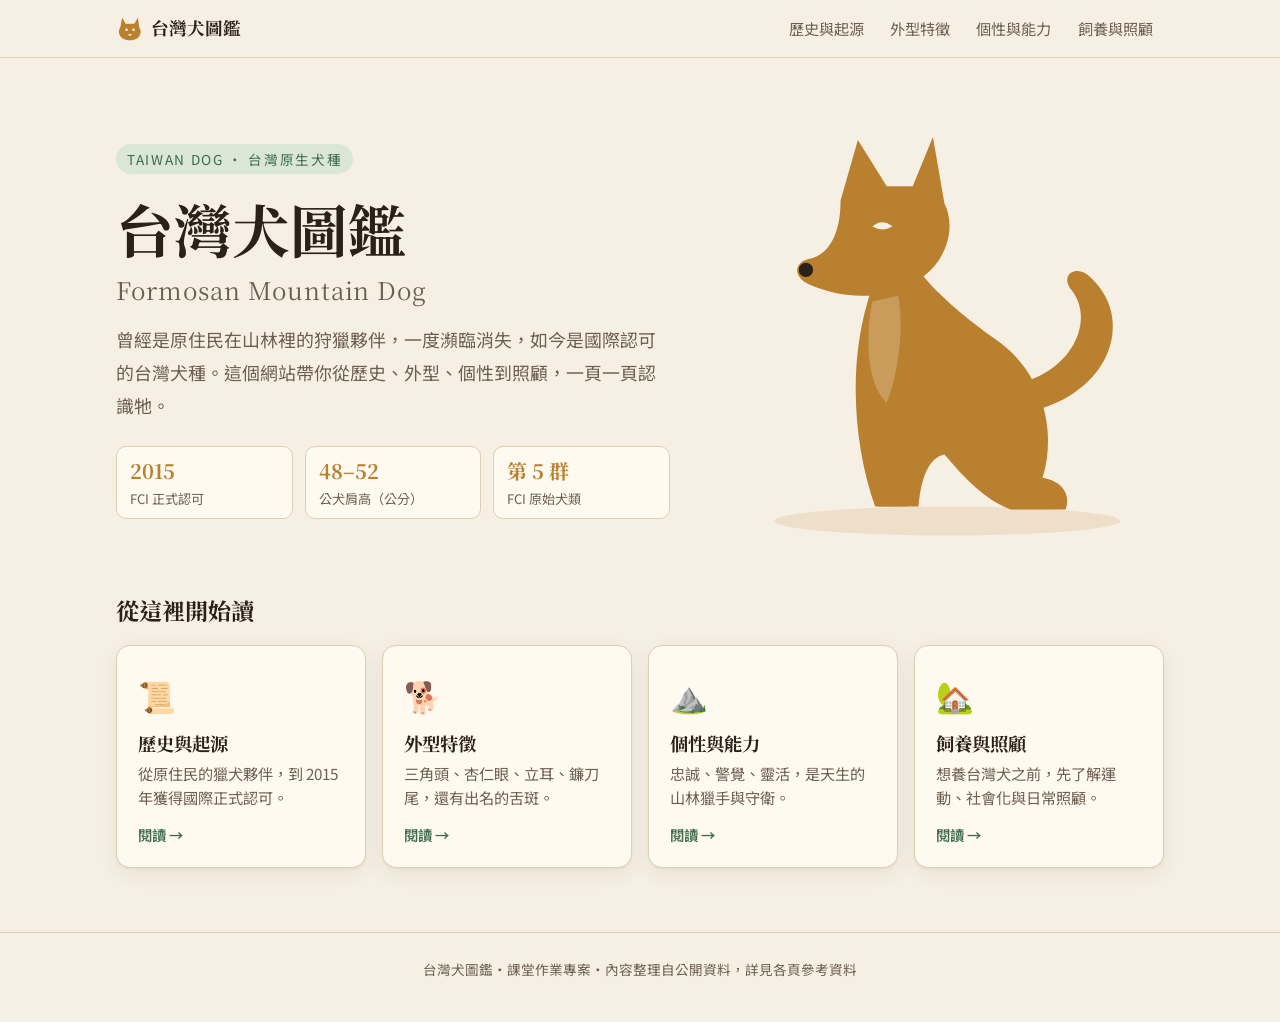
<file: index.html>
<!doctype html>
<html lang="zh-Hant-TW">
<head>
  <meta charset="utf-8">
  <meta name="viewport" content="width=device-width, initial-scale=1">
  <title>台灣犬圖鑑｜認識台灣的原生犬種</title>
  <meta name="description" content="用繁體中文認識台灣犬（福爾摩沙犬）的歷史、外型、個性與照顧方式。">
  <link rel="preconnect" href="https://fonts.googleapis.com">
  <link rel="preconnect" href="https://fonts.gstatic.com" crossorigin>
  <link href="https://fonts.googleapis.com/css2?family=Noto+Sans+TC:wght@400;600&family=Noto+Serif+TC:wght@400;700&display=swap" rel="stylesheet">
  <link rel="stylesheet" href="assets/css/style.css">
</head>
<body data-slug="home" data-root="./">
  <a class="skip-link" href="#content">跳到主要內容</a>

  <section class="home-hero" id="content">
    <div>
      <span class="kicker">TAIWAN DOG ・ 台灣原生犬種</span>
      <h1>台灣犬圖鑑<small>Formosan Mountain Dog</small></h1>
      <p class="lede">曾經是原住民在山林裡的狩獵夥伴，一度瀕臨消失，如今是國際認可的台灣犬種。這個網站帶你從歷史、外型、個性到照顧，一頁一頁認識牠。</p>
      <ul class="quick-facts">
        <li><b>2015</b><span>FCI 正式認可</span></li>
        <li><b>48–52</b><span>公犬肩高（公分）</span></li>
        <li><b>第 5 群</b><span>FCI 原始犬類</span></li>
      </ul>
    </div>

    <!-- 自繪插圖：坐姿的台灣犬剪影（立耳、鐮刀尾） -->
    <svg class="dog-art" viewBox="0 0 320 300" role="img" aria-label="坐著的台灣犬插圖">
      <ellipse cx="170" cy="282" rx="120" ry="10" fill="currentColor" opacity=".15"/>
      <!-- 鐮刀尾 -->
      <path d="M232 205 C 285 190, 300 140, 268 112 C 258 104, 248 112, 256 122 C 272 142, 258 176, 222 186 Z" fill="currentColor"/>
      <!-- 身體 -->
      <path d="M118 120 C 100 170, 105 230, 120 272 L 150 272 C 152 250, 158 238, 168 236 C 180 250, 196 268, 214 274 L 252 274 C 256 262, 248 254, 236 252 C 246 220, 236 180, 206 158 C 180 140, 160 122, 150 108 Z" fill="currentColor"/>
      <!-- 前腳 -->
      <path d="M126 200 L 122 272 L 142 272 L 146 205 Z" fill="currentColor" opacity=".85"/>
      <!-- 頭 -->
      <path d="M96 60 L 108 18 L 128 50 L 146 50 L 160 16 L 168 62 C 176 78, 170 100, 154 112 L 128 124 C 112 128, 92 126, 74 118 C 62 112, 64 102, 76 100 C 90 96, 96 80, 96 60 Z" fill="currentColor"/>
      <!-- 眼睛 -->
      <path d="M118 78 q 7 -6 14 0 q -7 4 -14 0 Z" fill="var(--paper)"/>
      <!-- 鼻子 -->
      <circle cx="72" cy="108" r="5" fill="var(--ink)"/>
      <!-- 胸口毛色 -->
      <path d="M118 130 C 112 160, 116 190, 128 200 C 136 180, 140 150, 136 126 Z" fill="var(--paper)" opacity=".25"/>
    </svg>
  </section>

  <section class="cards-wrap" aria-labelledby="topics">
    <h2 id="topics">從這裡開始讀</h2>
    <!-- 卡片由 assets/js/site.js 的 PAGES 自動產生，請勿手動新增 -->
    <ul class="page-cards" id="page-cards"></ul>
  </section>

  <script src="assets/js/site.js"></script>
</body>
</html>
</file>
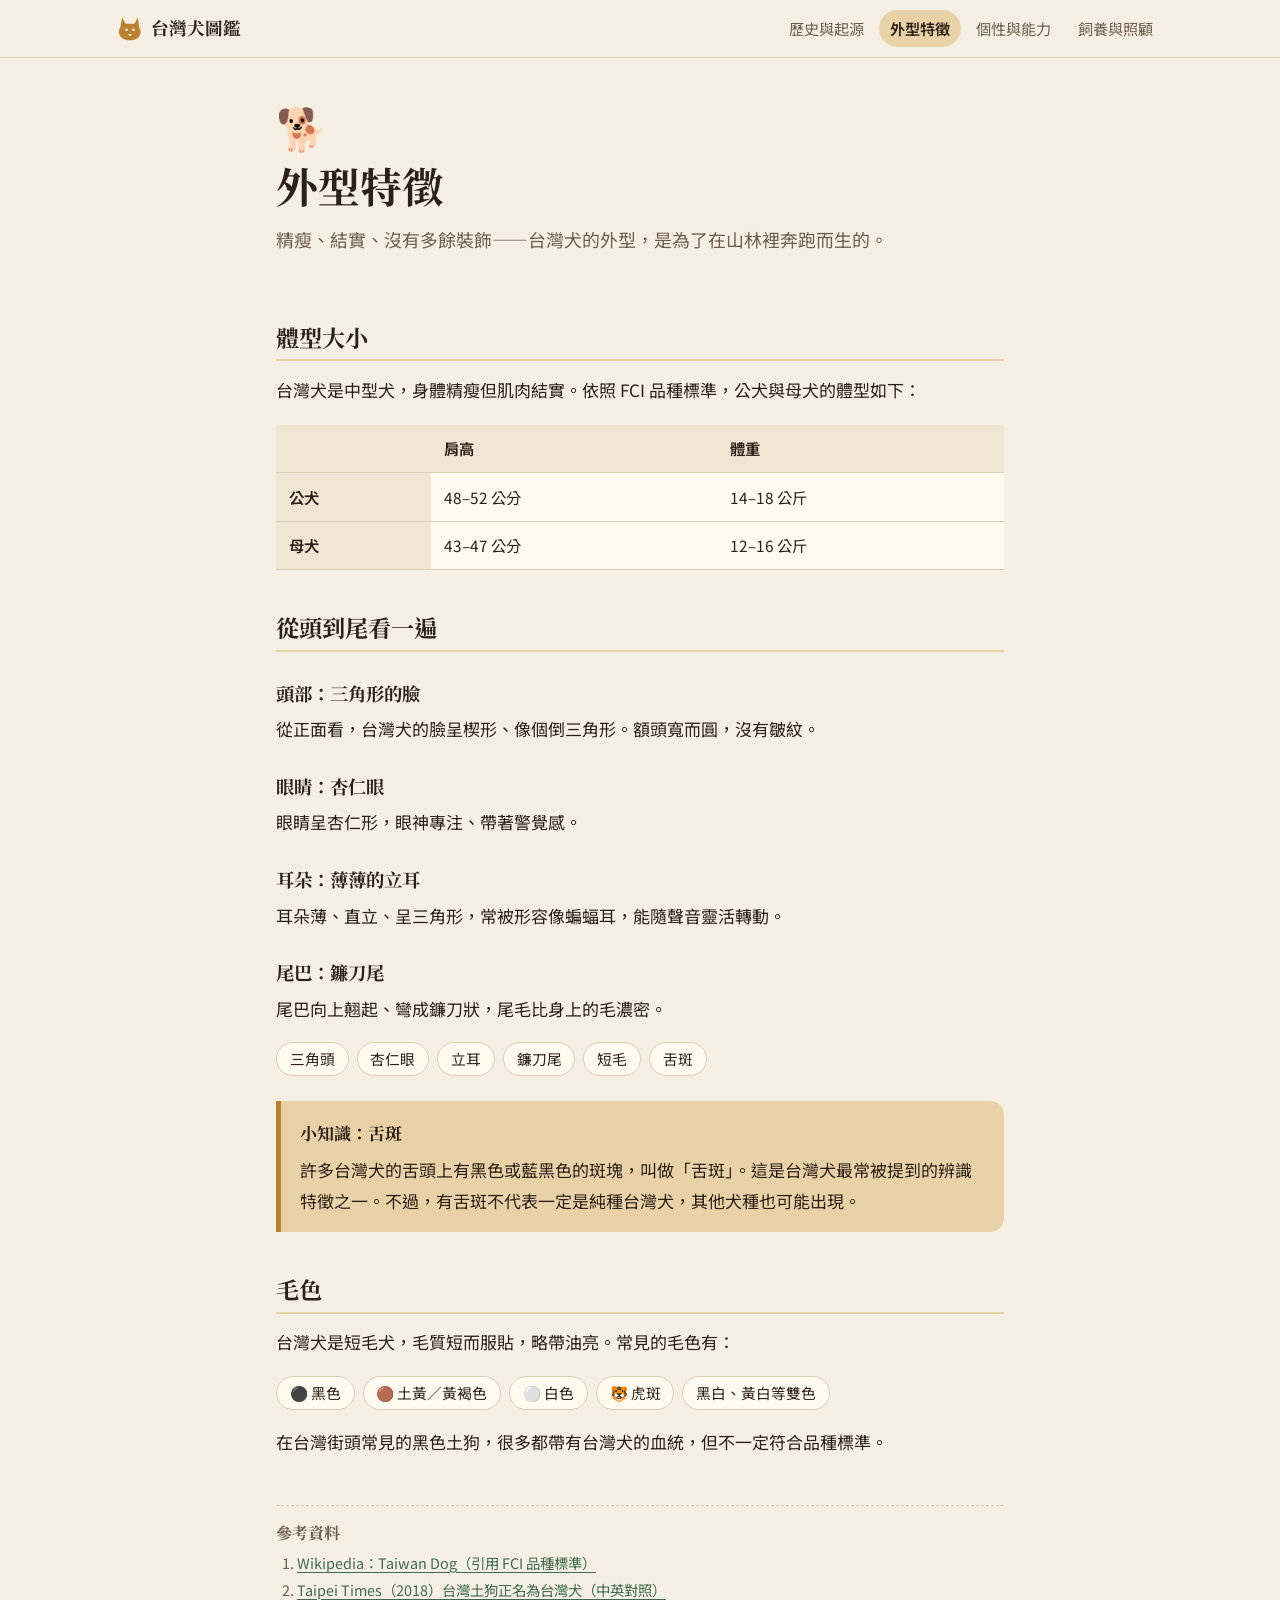
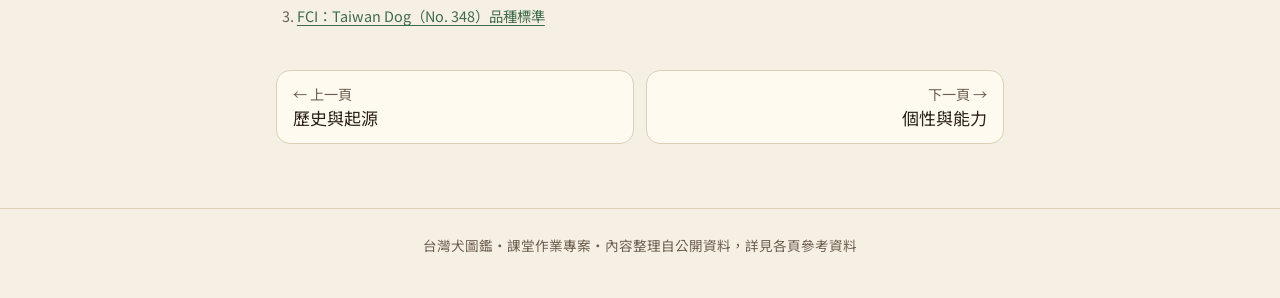
<file: pages/appearance.html>
<!doctype html>
<html lang="zh-Hant-TW">
<head>
  <meta charset="utf-8">
  <meta name="viewport" content="width=device-width, initial-scale=1">
  <title>外型特徵｜台灣犬圖鑑</title>
  <meta name="description" content="台灣犬的體型、頭部、耳朵、尾巴、毛色與舌斑等外型特徵。">
  <link rel="preconnect" href="https://fonts.googleapis.com">
  <link rel="preconnect" href="https://fonts.gstatic.com" crossorigin>
  <link href="https://fonts.googleapis.com/css2?family=Noto+Sans+TC:wght@400;600&family=Noto+Serif+TC:wght@700&display=swap" rel="stylesheet">
  <link rel="stylesheet" href="../assets/css/style.css">
</head>
<body data-slug="appearance" data-root="../">
  <a class="skip-link" href="#content">跳到主要內容</a>
  <main id="content">

    <header class="page-hero">
      <span class="emoji" aria-hidden="true">🐕</span>
      <h1>外型特徵</h1>
      <p class="lede">精瘦、結實、沒有多餘裝飾——台灣犬的外型，是為了在山林裡奔跑而生的。</p>
    </header>

    <section>
      <h2>體型大小</h2>
      <p>台灣犬是中型犬，身體精瘦但肌肉結實。依照 FCI 品種標準，公犬與母犬的體型如下：</p>
      <div class="table-scroll">
        <table class="data-table">
          <thead><tr><th></th><th>肩高</th><th>體重</th></tr></thead>
          <tbody>
            <tr><th>公犬</th><td>48–52 公分</td><td>14–18 公斤</td></tr>
            <tr><th>母犬</th><td>43–47 公分</td><td>12–16 公斤</td></tr>
          </tbody>
        </table>
      </div>
    </section>

    <section>
      <h2>從頭到尾看一遍</h2>
      <h3>頭部：三角形的臉</h3>
      <p>從正面看，台灣犬的臉呈楔形、像個倒三角形。額頭寬而圓，沒有皺紋。</p>
      <h3>眼睛：杏仁眼</h3>
      <p>眼睛呈杏仁形，眼神專注、帶著警覺感。</p>
      <h3>耳朵：薄薄的立耳</h3>
      <p>耳朵薄、直立、呈三角形，常被形容像蝙蝠耳，能隨聲音靈活轉動。</p>
      <h3>尾巴：鐮刀尾</h3>
      <p>尾巴向上翹起、彎成鐮刀狀，尾毛比身上的毛濃密。</p>
      <ul class="tag-list">
        <li>三角頭</li><li>杏仁眼</li><li>立耳</li><li>鐮刀尾</li><li>短毛</li><li>舌斑</li>
      </ul>
    </section>

    <aside class="fact-box">
      <span class="label">小知識：舌斑</span>
      <p>許多台灣犬的舌頭上有黑色或藍黑色的斑塊，叫做「舌斑」。這是台灣犬最常被提到的辨識特徵之一。不過，有舌斑不代表一定是純種台灣犬，其他犬種也可能出現。</p>
    </aside>

    <section>
      <h2>毛色</h2>
      <p>台灣犬是短毛犬，毛質短而服貼，略帶油亮。常見的毛色有：</p>
      <ul class="tag-list">
        <li>⚫ 黑色</li><li>🟤 土黃／黃褐色</li><li>⚪ 白色</li><li>🐯 虎斑</li><li>黑白、黃白等雙色</li>
      </ul>
      <p>在台灣街頭常見的黑色土狗，很多都帶有台灣犬的血統，但不一定符合品種標準。</p>
    </section>

    <section class="sources">
      <h2>參考資料</h2>
      <ol>
        <li><a href="https://en.wikipedia.org/wiki/Taiwan_Dog">Wikipedia：Taiwan Dog（引用 FCI 品種標準）</a></li>
        <li><a href="https://taipeitimes.com/News/lang/archives/2018/02/21/2003687937">Taipei Times（2018）台灣土狗正名為台灣犬（中英對照）</a></li>
        <li><a href="https://www.fci.be/en/nomenclature/TAIWAN-DOG-348.html">FCI：Taiwan Dog（No. 348）品種標準</a></li>
      </ol>
    </section>

    <nav class="pager" id="pager" aria-label="上一頁與下一頁"></nav>
  </main>
  <script src="../assets/js/site.js"></script>
</body>
</html>
</file>
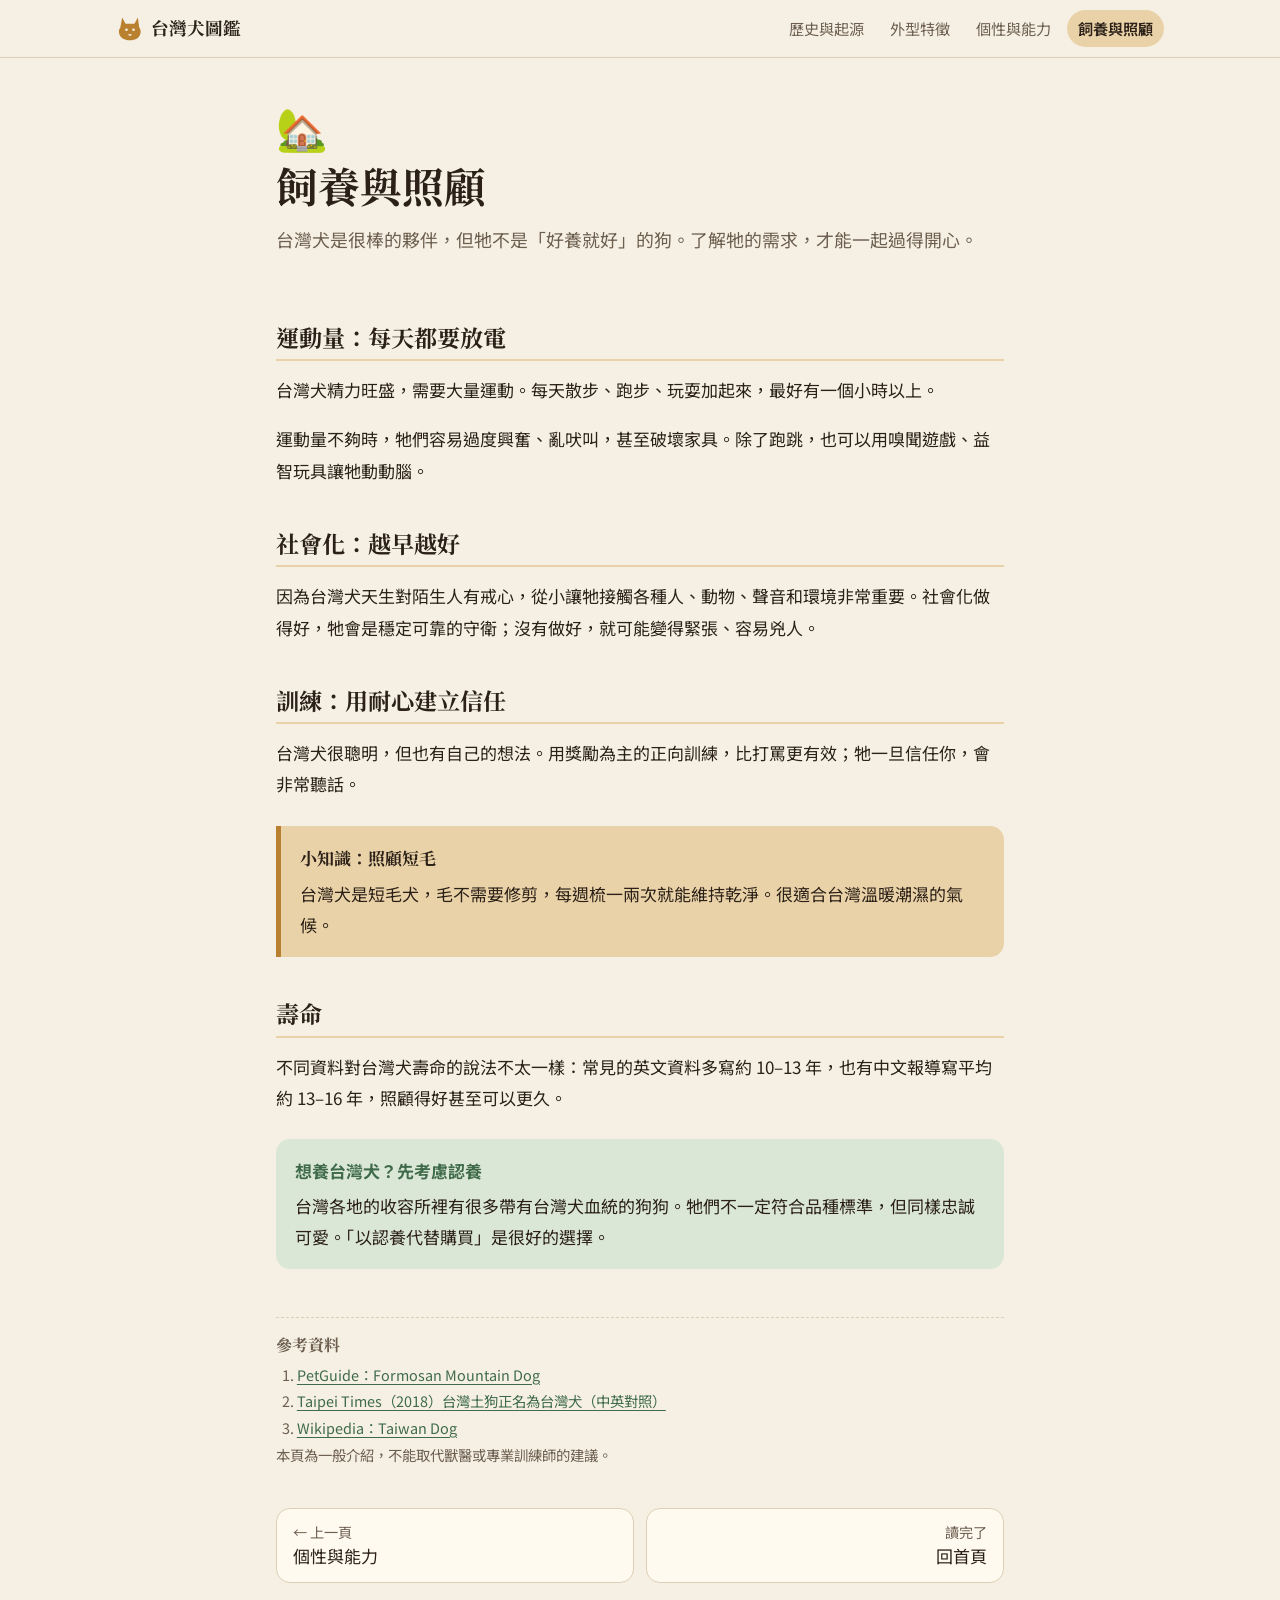
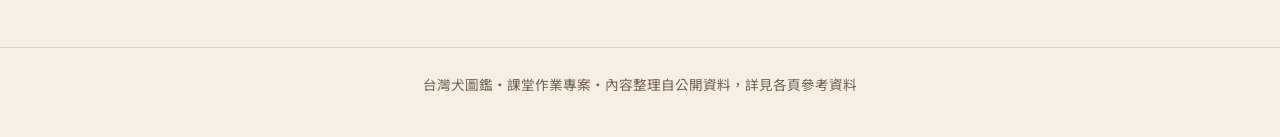
<file: pages/care.html>
<!doctype html>
<html lang="zh-Hant-TW">
<head>
  <meta charset="utf-8">
  <meta name="viewport" content="width=device-width, initial-scale=1">
  <title>飼養與照顧｜台灣犬圖鑑</title>
  <meta name="description" content="想養台灣犬前要知道的事：運動量、社會化、訓練與日常照顧。">
  <link rel="preconnect" href="https://fonts.googleapis.com">
  <link rel="preconnect" href="https://fonts.gstatic.com" crossorigin>
  <link href="https://fonts.googleapis.com/css2?family=Noto+Sans+TC:wght@400;600&family=Noto+Serif+TC:wght@700&display=swap" rel="stylesheet">
  <link rel="stylesheet" href="../assets/css/style.css">
</head>
<body data-slug="care" data-root="../">
  <a class="skip-link" href="#content">跳到主要內容</a>
  <main id="content">

    <header class="page-hero">
      <span class="emoji" aria-hidden="true">🏡</span>
      <h1>飼養與照顧</h1>
      <p class="lede">台灣犬是很棒的夥伴，但牠不是「好養就好」的狗。了解牠的需求，才能一起過得開心。</p>
    </header>

    <section>
      <h2>運動量：每天都要放電</h2>
      <p>台灣犬精力旺盛，需要大量運動。每天散步、跑步、玩耍加起來，最好有一個小時以上。</p>
      <p>運動量不夠時，牠們容易過度興奮、亂吠叫，甚至破壞家具。除了跑跳，也可以用嗅聞遊戲、益智玩具讓牠動動腦。</p>
    </section>

    <section>
      <h2>社會化：越早越好</h2>
      <p>因為台灣犬天生對陌生人有戒心，從小讓牠接觸各種人、動物、聲音和環境非常重要。社會化做得好，牠會是穩定可靠的守衛；沒有做好，就可能變得緊張、容易兇人。</p>
    </section>

    <section>
      <h2>訓練：用耐心建立信任</h2>
      <p>台灣犬很聰明，但也有自己的想法。用獎勵為主的正向訓練，比打罵更有效；牠一旦信任你，會非常聽話。</p>
    </section>

    <aside class="fact-box">
      <span class="label">小知識：照顧短毛</span>
      <p>台灣犬是短毛犬，毛不需要修剪，每週梳一兩次就能維持乾淨。很適合台灣溫暖潮濕的氣候。</p>
    </aside>

    <section>
      <h2>壽命</h2>
      <p>不同資料對台灣犬壽命的說法不太一樣：常見的英文資料多寫約 10–13 年，也有中文報導寫平均約 13–16 年，照顧得好甚至可以更久。</p>
    </section>

    <aside class="note-box">
      <span class="label">想養台灣犬？先考慮認養</span>
      <p>台灣各地的收容所裡有很多帶有台灣犬血統的狗狗。牠們不一定符合品種標準，但同樣忠誠可愛。「以認養代替購買」是很好的選擇。</p>
    </aside>

    <section class="sources">
      <h2>參考資料</h2>
      <ol>
        <li><a href="https://cdn-fastly.petguide.com/breeds/dog/formosan-mountain-dog">PetGuide：Formosan Mountain Dog</a></li>
        <li><a href="https://taipeitimes.com/News/lang/archives/2018/02/21/2003687937">Taipei Times（2018）台灣土狗正名為台灣犬（中英對照）</a></li>
        <li><a href="https://en.wikipedia.org/wiki/Taiwan_Dog">Wikipedia：Taiwan Dog</a></li>
      </ol>
      <p>本頁為一般介紹，不能取代獸醫或專業訓練師的建議。</p>
    </section>

    <nav class="pager" id="pager" aria-label="上一頁與下一頁"></nav>
  </main>
  <script src="../assets/js/site.js"></script>
</body>
</html>
</file>
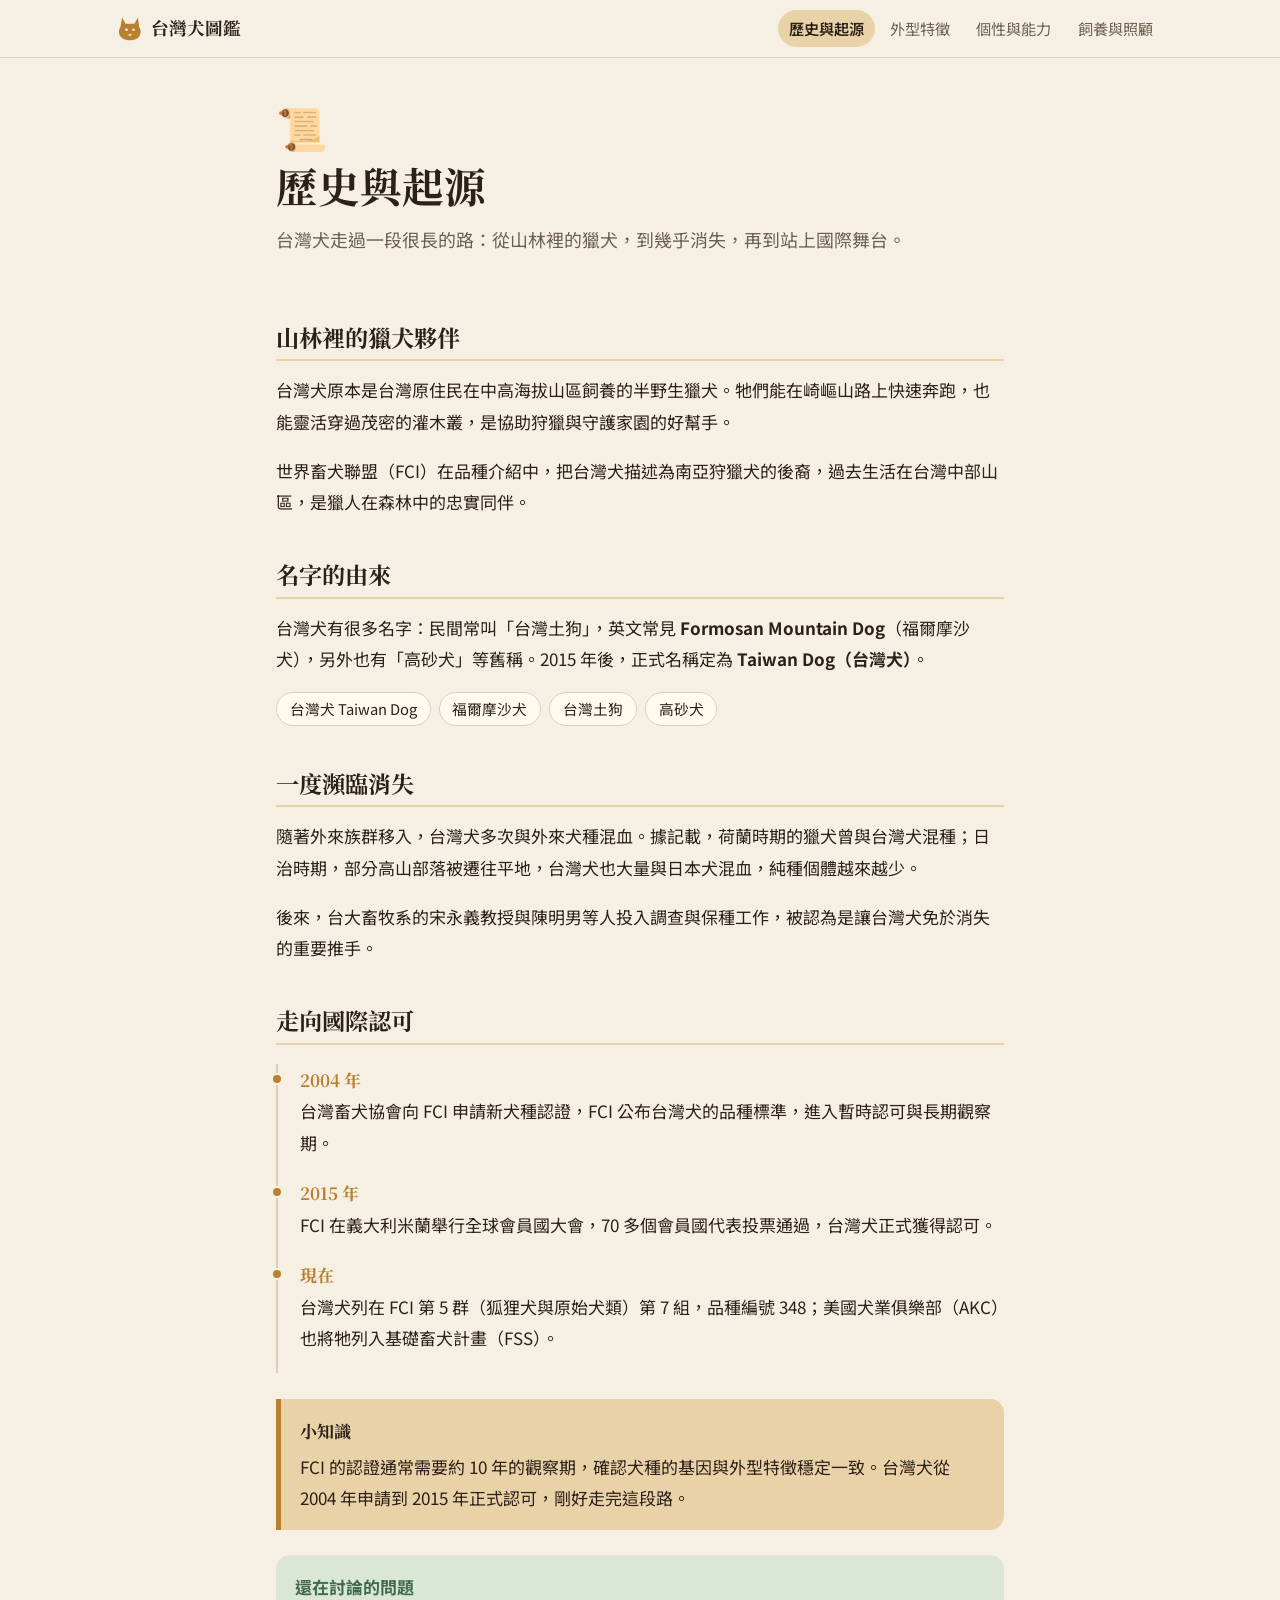
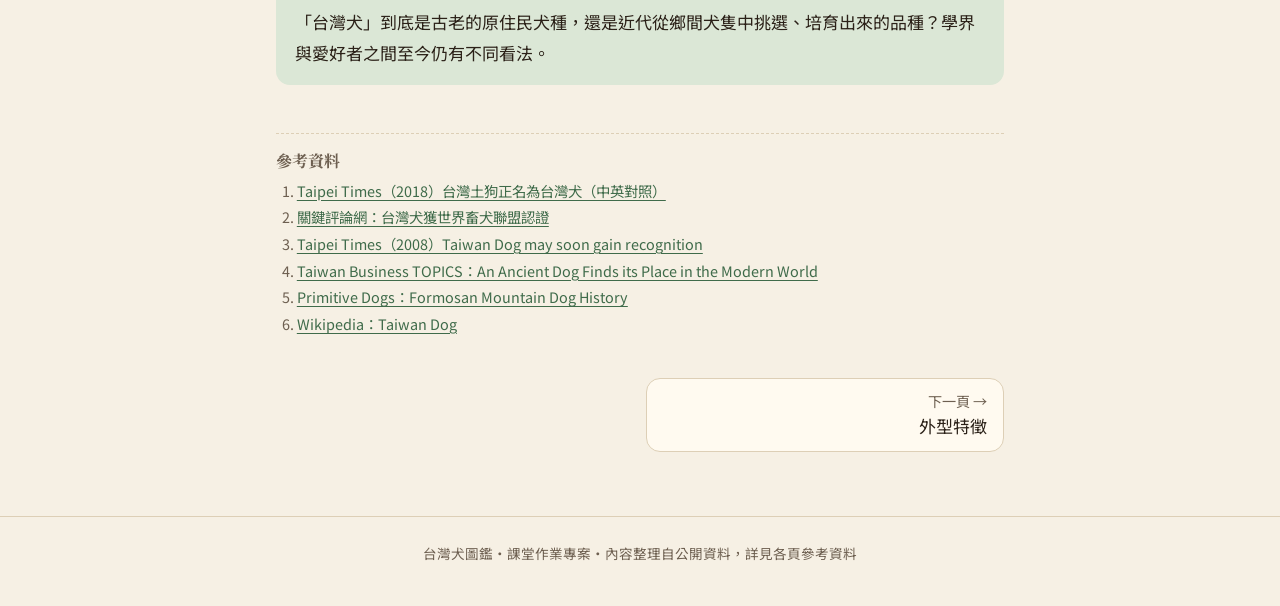
<file: pages/history.html>
<!doctype html>
<html lang="zh-Hant-TW">
<head>
  <meta charset="utf-8">
  <meta name="viewport" content="width=device-width, initial-scale=1">
  <title>歷史與起源｜台灣犬圖鑑</title>
  <meta name="description" content="台灣犬從原住民的獵犬，到瀕臨消失，再到 2015 年獲 FCI 正式認可的歷程。">
  <link rel="preconnect" href="https://fonts.googleapis.com">
  <link rel="preconnect" href="https://fonts.gstatic.com" crossorigin>
  <link href="https://fonts.googleapis.com/css2?family=Noto+Sans+TC:wght@400;600&family=Noto+Serif+TC:wght@700&display=swap" rel="stylesheet">
  <link rel="stylesheet" href="../assets/css/style.css">
</head>
<body data-slug="history" data-root="../">
  <a class="skip-link" href="#content">跳到主要內容</a>
  <main id="content">

    <header class="page-hero">
      <span class="emoji" aria-hidden="true">📜</span>
      <h1>歷史與起源</h1>
      <p class="lede">台灣犬走過一段很長的路：從山林裡的獵犬，到幾乎消失，再到站上國際舞台。</p>
    </header>

    <section>
      <h2>山林裡的獵犬夥伴</h2>
      <p>台灣犬原本是台灣原住民在中高海拔山區飼養的半野生獵犬。牠們能在崎嶇山路上快速奔跑，也能靈活穿過茂密的灌木叢，是協助狩獵與守護家園的好幫手。</p>
      <p>世界畜犬聯盟（FCI）在品種介紹中，把台灣犬描述為南亞狩獵犬的後裔，過去生活在台灣中部山區，是獵人在森林中的忠實同伴。</p>
    </section>

    <section>
      <h2>名字的由來</h2>
      <p>台灣犬有很多名字：民間常叫「台灣土狗」，英文常見 <b>Formosan Mountain Dog</b>（福爾摩沙犬），另外也有「高砂犬」等舊稱。2015 年後，正式名稱定為 <b>Taiwan Dog（台灣犬）</b>。</p>
      <ul class="tag-list">
        <li>台灣犬 Taiwan Dog</li>
        <li>福爾摩沙犬</li>
        <li>台灣土狗</li>
        <li>高砂犬</li>
      </ul>
    </section>

    <section>
      <h2>一度瀕臨消失</h2>
      <p>隨著外來族群移入，台灣犬多次與外來犬種混血。據記載，荷蘭時期的獵犬曾與台灣犬混種；日治時期，部分高山部落被遷往平地，台灣犬也大量與日本犬混血，純種個體越來越少。</p>
      <p>後來，台大畜牧系的宋永義教授與陳明男等人投入調查與保種工作，被認為是讓台灣犬免於消失的重要推手。</p>
    </section>

    <section>
      <h2>走向國際認可</h2>
      <ol class="timeline">
        <li><span class="when">2004 年</span>台灣畜犬協會向 FCI 申請新犬種認證，FCI 公布台灣犬的品種標準，進入暫時認可與長期觀察期。</li>
        <li><span class="when">2015 年</span>FCI 在義大利米蘭舉行全球會員國大會，70 多個會員國代表投票通過，台灣犬正式獲得認可。</li>
        <li><span class="when">現在</span>台灣犬列在 FCI 第 5 群（狐狸犬與原始犬類）第 7 組，品種編號 348；美國犬業俱樂部（AKC）也將牠列入基礎畜犬計畫（FSS）。</li>
      </ol>
    </section>

    <aside class="fact-box">
      <span class="label">小知識</span>
      <p>FCI 的認證通常需要約 10 年的觀察期，確認犬種的基因與外型特徵穩定一致。台灣犬從 2004 年申請到 2015 年正式認可，剛好走完這段路。</p>
    </aside>

    <aside class="note-box">
      <span class="label">還在討論的問題</span>
      <p>「台灣犬」到底是古老的原住民犬種，還是近代從鄉間犬隻中挑選、培育出來的品種？學界與愛好者之間至今仍有不同看法。</p>
    </aside>

    <section class="sources">
      <h2>參考資料</h2>
      <ol>
        <li><a href="https://taipeitimes.com/News/lang/archives/2018/02/21/2003687937">Taipei Times（2018）台灣土狗正名為台灣犬（中英對照）</a></li>
        <li><a href="https://www.thenewslens.com/article/21011">關鍵評論網：台灣犬獲世界畜犬聯盟認證</a></li>
        <li><a href="https://www.taipeitimes.com/News/taiwan/archives/2008/03/22/2003406611">Taipei Times（2008）Taiwan Dog may soon gain recognition</a></li>
        <li><a href="https://topics.amcham.com.tw/2018/07/an-ancient-dog-finds-its-place-in-the-modern-world/">Taiwan Business TOPICS：An Ancient Dog Finds its Place in the Modern World</a></li>
        <li><a href="https://primitivedogs.com/formosan-mountain-dog-history/">Primitive Dogs：Formosan Mountain Dog History</a></li>
        <li><a href="https://en.wikipedia.org/wiki/Taiwan_Dog">Wikipedia：Taiwan Dog</a></li>
      </ol>
    </section>

    <nav class="pager" id="pager" aria-label="上一頁與下一頁"></nav>
  </main>
  <script src="../assets/js/site.js"></script>
</body>
</html>
</file>
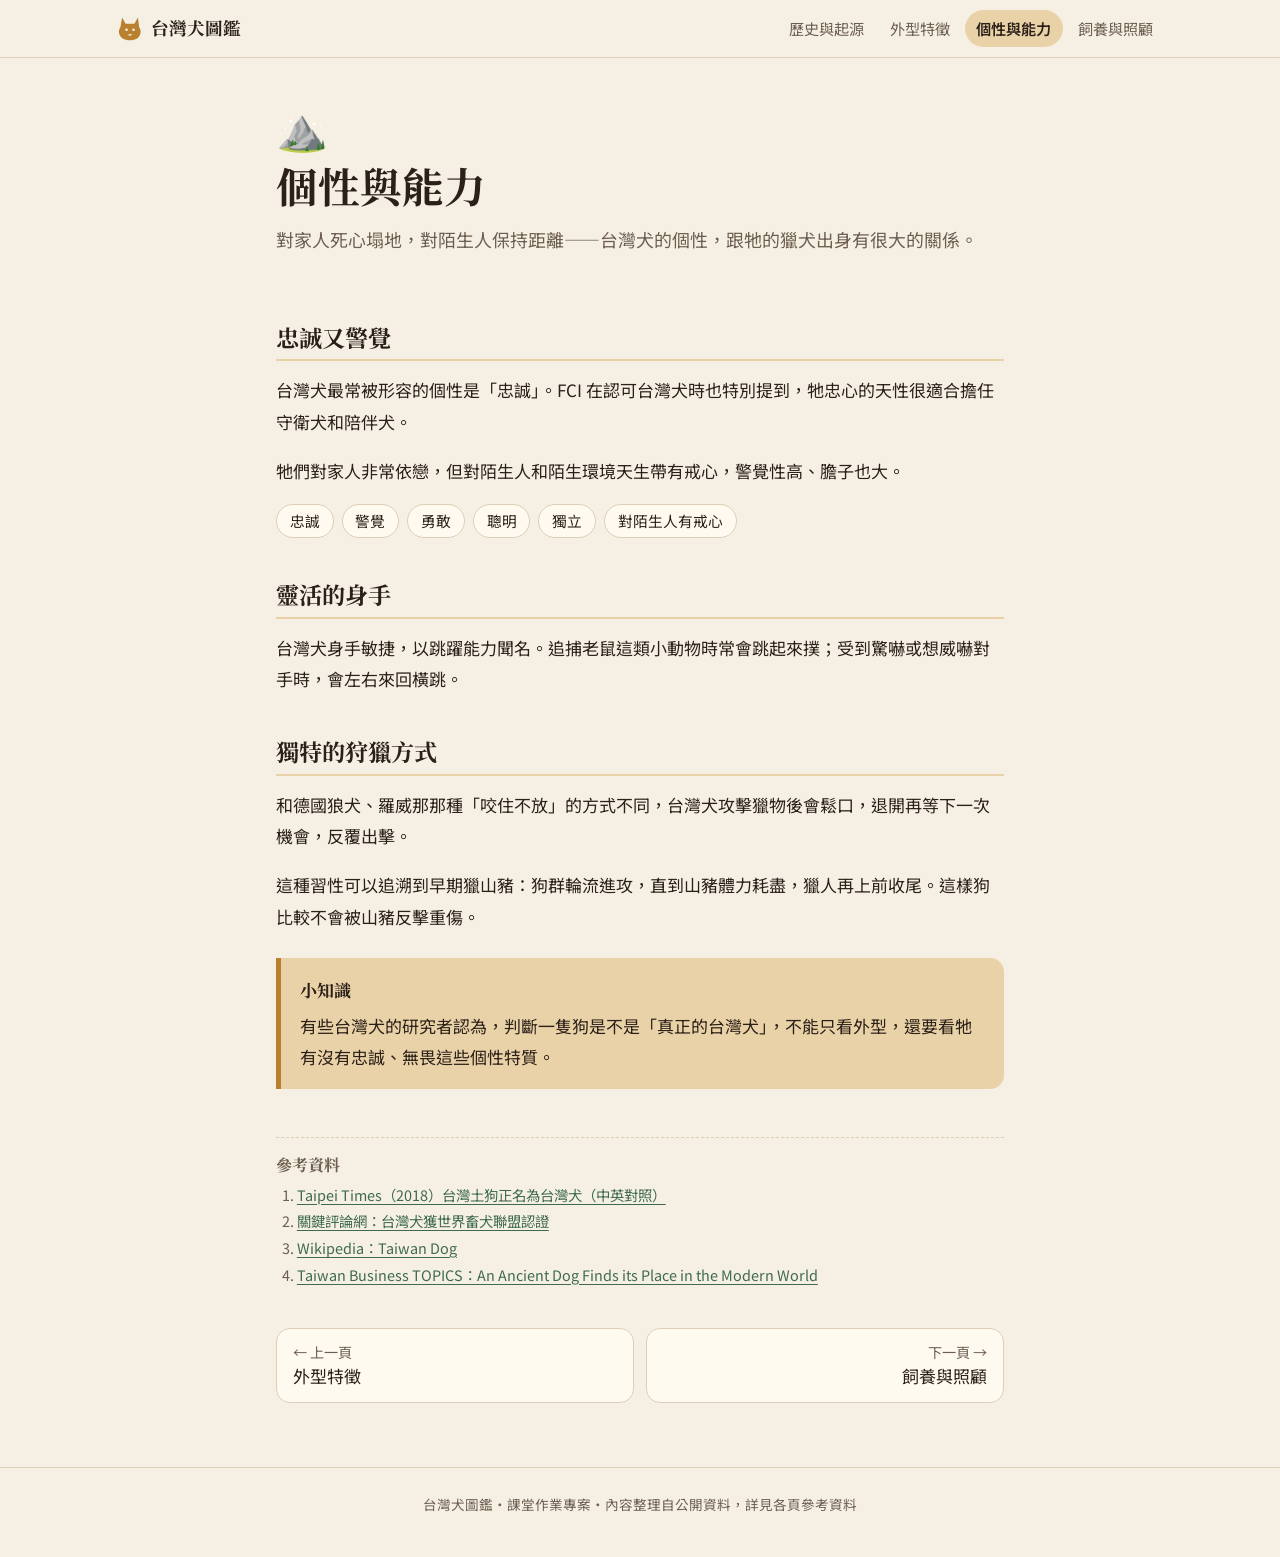
<file: pages/temperament.html>
<!doctype html>
<html lang="zh-Hant-TW">
<head>
  <meta charset="utf-8">
  <meta name="viewport" content="width=device-width, initial-scale=1">
  <title>個性與能力｜台灣犬圖鑑</title>
  <meta name="description" content="台灣犬忠誠、警覺、靈活的個性，以及牠們獨特的狩獵方式。">
  <link rel="preconnect" href="https://fonts.googleapis.com">
  <link rel="preconnect" href="https://fonts.gstatic.com" crossorigin>
  <link href="https://fonts.googleapis.com/css2?family=Noto+Sans+TC:wght@400;600&family=Noto+Serif+TC:wght@700&display=swap" rel="stylesheet">
  <link rel="stylesheet" href="../assets/css/style.css">
</head>
<body data-slug="temperament" data-root="../">
  <a class="skip-link" href="#content">跳到主要內容</a>
  <main id="content">

    <header class="page-hero">
      <span class="emoji" aria-hidden="true">⛰️</span>
      <h1>個性與能力</h1>
      <p class="lede">對家人死心塌地，對陌生人保持距離——台灣犬的個性，跟牠的獵犬出身有很大的關係。</p>
    </header>

    <section>
      <h2>忠誠又警覺</h2>
      <p>台灣犬最常被形容的個性是「忠誠」。FCI 在認可台灣犬時也特別提到，牠忠心的天性很適合擔任守衛犬和陪伴犬。</p>
      <p>牠們對家人非常依戀，但對陌生人和陌生環境天生帶有戒心，警覺性高、膽子也大。</p>
      <ul class="tag-list">
        <li>忠誠</li><li>警覺</li><li>勇敢</li><li>聰明</li><li>獨立</li><li>對陌生人有戒心</li>
      </ul>
    </section>

    <section>
      <h2>靈活的身手</h2>
      <p>台灣犬身手敏捷，以跳躍能力聞名。追捕老鼠這類小動物時常會跳起來撲；受到驚嚇或想威嚇對手時，會左右來回橫跳。</p>
    </section>

    <section>
      <h2>獨特的狩獵方式</h2>
      <p>和德國狼犬、羅威那那種「咬住不放」的方式不同，台灣犬攻擊獵物後會鬆口，退開再等下一次機會，反覆出擊。</p>
      <p>這種習性可以追溯到早期獵山豬：狗群輪流進攻，直到山豬體力耗盡，獵人再上前收尾。這樣狗比較不會被山豬反擊重傷。</p>
    </section>

    <aside class="fact-box">
      <span class="label">小知識</span>
      <p>有些台灣犬的研究者認為，判斷一隻狗是不是「真正的台灣犬」，不能只看外型，還要看牠有沒有忠誠、無畏這些個性特質。</p>
    </aside>

    <section class="sources">
      <h2>參考資料</h2>
      <ol>
        <li><a href="https://taipeitimes.com/News/lang/archives/2018/02/21/2003687937">Taipei Times（2018）台灣土狗正名為台灣犬（中英對照）</a></li>
        <li><a href="https://www.thenewslens.com/article/21011">關鍵評論網：台灣犬獲世界畜犬聯盟認證</a></li>
        <li><a href="https://en.wikipedia.org/wiki/Taiwan_Dog">Wikipedia：Taiwan Dog</a></li>
        <li><a href="https://topics.amcham.com.tw/2018/07/an-ancient-dog-finds-its-place-in-the-modern-world/">Taiwan Business TOPICS：An Ancient Dog Finds its Place in the Modern World</a></li>
      </ol>
    </section>

    <nav class="pager" id="pager" aria-label="上一頁與下一頁"></nav>
  </main>
  <script src="../assets/js/site.js"></script>
</body>
</html>
</file>
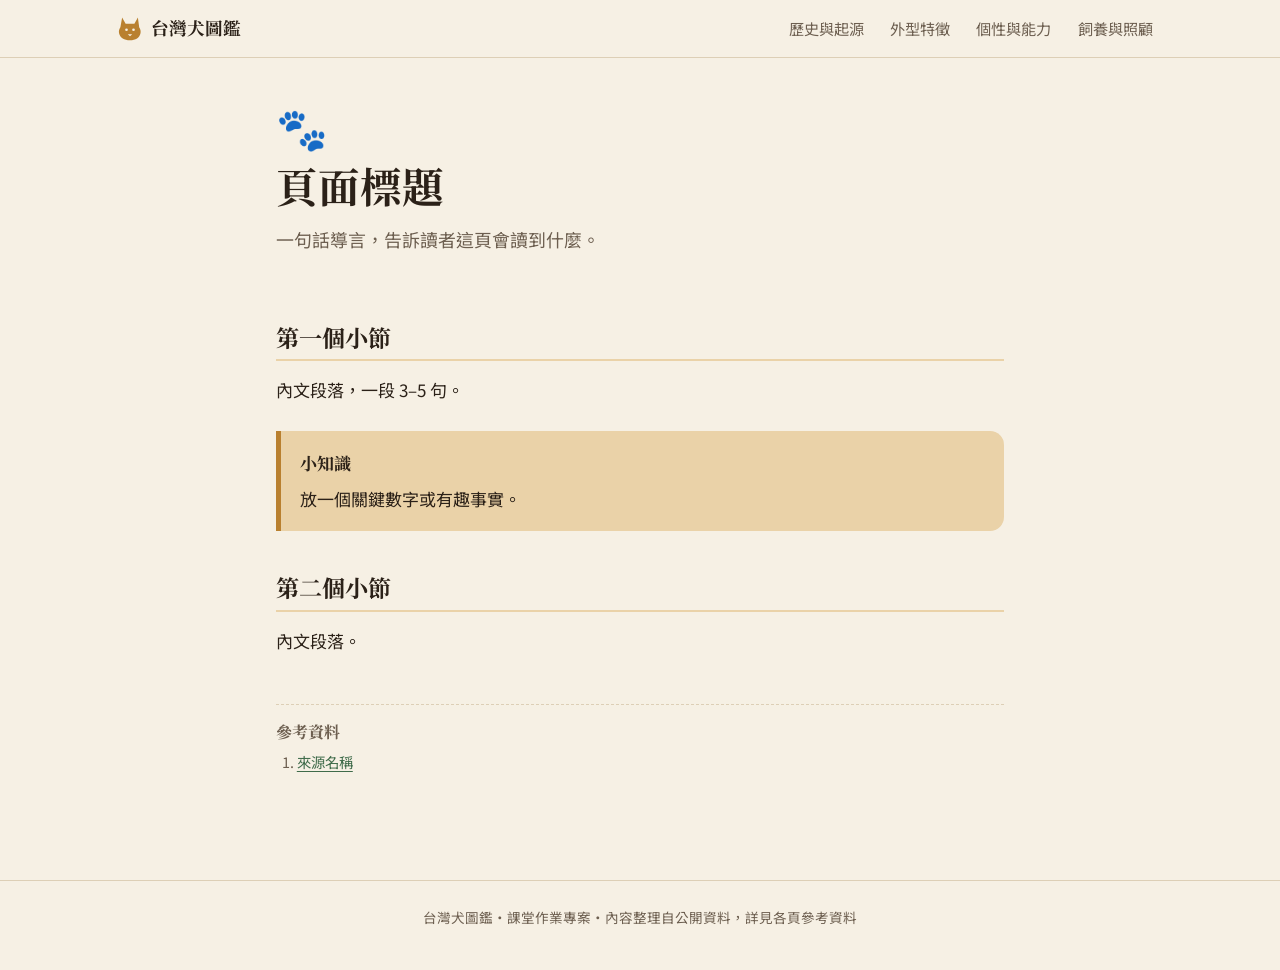
<file: templates/page-template.html>
<!doctype html>
<html lang="zh-Hant-TW">
<head>
  <meta charset="utf-8">
  <meta name="viewport" content="width=device-width, initial-scale=1">
  <!-- 改這裡：頁面標題｜台灣犬圖鑑 -->
  <title>頁面標題｜台灣犬圖鑑</title>
  <meta name="description" content="一句話描述這一頁">
  <link rel="preconnect" href="https://fonts.googleapis.com">
  <link rel="preconnect" href="https://fonts.gstatic.com" crossorigin>
  <link href="https://fonts.googleapis.com/css2?family=Noto+Sans+TC:wght@400;600&family=Noto+Serif+TC:wght@700&display=swap" rel="stylesheet">
  <link rel="stylesheet" href="../assets/css/style.css">
</head>
<!-- 改這裡：data-slug 等於檔名（不含 .html）；data-root 不要改 -->
<body data-slug="your-slug" data-root="../">
  <a class="skip-link" href="#content">跳到主要內容</a>
  <main id="content">

    <header class="page-hero">
      <span class="emoji" aria-hidden="true">🐾</span>
      <h1>頁面標題</h1>
      <p class="lede">一句話導言，告訴讀者這頁會讀到什麼。</p>
    </header>

    <section>
      <h2>第一個小節</h2>
      <p>內文段落，一段 3–5 句。</p>
    </section>

    <aside class="fact-box">
      <span class="label">小知識</span>
      <p>放一個關鍵數字或有趣事實。</p>
    </aside>

    <section>
      <h2>第二個小節</h2>
      <p>內文段落。</p>
    </section>

    <section class="sources">
      <h2>參考資料</h2>
      <ol>
        <li><a href="https://example.com">來源名稱</a></li>
      </ol>
    </section>

    <nav class="pager" id="pager" aria-label="上一頁與下一頁"></nav>
  </main>
  <script src="../assets/js/site.js"></script>
</body>
</html>
</file>
<file: assets/css/style.css>
/* =========================================================
   台灣犬圖鑑 — 全站唯一樣式檔
   規則：顏色一律用 :root 變數；新增顏色時 dark mode 也要定義
   ========================================================= */

:root {
  --paper: #f6f0e4;
  --paper-2: #efe6d3;
  --card: #fffaf0;
  --ink: #2b2118;
  --muted: #6d5f50;
  --earth: #b9802f;
  --earth-soft: #ead2a8;
  --forest: #3f6b4a;
  --forest-soft: #dbe7d6;
  --line: #ddcfb6;
  --shadow: 0 1px 2px rgba(60, 40, 15, .06), 0 6px 20px rgba(60, 40, 15, .07);
  --radius: 14px;
  --maxw: 760px;
  --serif: "Noto Serif TC", "Songti TC", serif;
  --sans: "Noto Sans TC", "PingFang TC", "Microsoft JhengHei", sans-serif;
  color-scheme: light;
}

@media (prefers-color-scheme: dark) {
  :root:not([data-theme="light"]) {
    --paper: #1b1712;
    --paper-2: #231e17;
    --card: #2a241c;
    --ink: #efe6d6;
    --muted: #b3a48f;
    --earth: #dba659;
    --earth-soft: #4a3a22;
    --forest: #8fbf97;
    --forest-soft: #263a2b;
    --line: #3d3428;
    --shadow: 0 1px 2px rgba(0, 0, 0, .3), 0 6px 20px rgba(0, 0, 0, .25);
    color-scheme: dark;
  }
}

*, *::before, *::after { box-sizing: border-box; }

html { -webkit-text-size-adjust: 100%; }

body {
  margin: 0;
  background: var(--paper);
  color: var(--ink);
  font-family: var(--sans);
  font-size: 17px;
  line-height: 1.85;
}

img, svg { max-width: 100%; height: auto; }

a { color: var(--forest); text-underline-offset: 3px; }
a:hover { color: var(--earth); }

h1, h2, h3 { font-family: var(--serif); line-height: 1.35; font-weight: 700; }
h2 {
  font-size: 1.45rem;
  margin: 2.6rem 0 .8rem;
  padding-bottom: .4rem;
  border-bottom: 2px solid var(--earth-soft);
}
h3 { font-size: 1.15rem; margin: 1.8rem 0 .5rem; }
p { margin: 0 0 1.1rem; }

.skip-link { position: absolute; left: -999px; }
.skip-link:focus { left: 16px; top: 8px; background: var(--card); padding: 4px 10px; z-index: 10; }

/* ---------- 導覽列（site.js 產生） ---------- */
.site-header {
  position: sticky; top: 0; z-index: 5;
  background: color-mix(in srgb, var(--paper) 92%, transparent);
  backdrop-filter: blur(8px);
  border-bottom: 1px solid var(--line);
}
.site-header .inner {
  max-width: 1080px; margin: 0 auto;
  display: flex; align-items: center; gap: 1rem;
  padding: .6rem 16px;
}
.brand {
  font-family: var(--serif); font-weight: 700; font-size: 1.1rem;
  color: var(--ink); text-decoration: none; white-space: nowrap;
  display: flex; align-items: center; gap: .45rem;
}
.brand-mark { width: 28px; height: 28px; color: var(--earth); }
.site-nav { margin-left: auto; overflow-x: auto; scrollbar-width: none; }
.site-nav::-webkit-scrollbar { display: none; }
.site-nav ul { list-style: none; margin: 0; padding: 0; display: flex; gap: .25rem; }
.site-nav a {
  display: block; padding: .3rem .7rem; border-radius: 999px;
  color: var(--muted); text-decoration: none; font-size: .95rem; white-space: nowrap;
}
.site-nav a:hover { background: var(--paper-2); color: var(--ink); }
.site-nav a[aria-current="page"] { background: var(--earth-soft); color: var(--ink); font-weight: 600; }

/* ---------- 版面 ---------- */
main { max-width: var(--maxw); margin: 0 auto; padding: 0 16px 4rem; }

/* ---------- 頁首橫幅 ---------- */
.page-hero { padding: 3rem 0 1.5rem; }
.page-hero .emoji { font-size: 2.6rem; line-height: 1; display: block; margin-bottom: .6rem; }
.page-hero h1 { font-size: clamp(1.9rem, 6vw, 2.6rem); margin: 0 0 .6rem; }
.lede { font-size: 1.12rem; color: var(--muted); margin: 0; }

/* ---------- 首頁 ---------- */
.home-hero {
  max-width: 1080px; margin: 0 auto;
  padding: 3.5rem 16px 2rem;
  display: grid; grid-template-columns: 1.2fr 1fr; gap: 2rem; align-items: center;
}
.home-hero .kicker {
  display: inline-block; font-size: .85rem; letter-spacing: .12em;
  color: var(--forest); background: var(--forest-soft);
  padding: .15rem .7rem; border-radius: 999px; margin-bottom: 1rem;
}
.home-hero h1 { font-size: clamp(2.2rem, 8vw, 3.6rem); margin: 0 0 1rem; }
.home-hero h1 small { display: block; font-size: .42em; color: var(--muted); font-weight: 400; margin-top: .4rem; letter-spacing: .04em; }
.home-hero .dog-art { color: var(--earth); }
.quick-facts {
  display: grid; grid-template-columns: repeat(3, 1fr); gap: .75rem;
  margin: 1.5rem 0 0; padding: 0; list-style: none;
}
.quick-facts li {
  background: var(--card); border: 1px solid var(--line); border-radius: 10px;
  padding: .6rem .8rem; line-height: 1.4;
}
.quick-facts b { display: block; font-family: var(--serif); font-size: 1.25rem; color: var(--earth); }
.quick-facts span { font-size: .82rem; color: var(--muted); }

.cards-wrap { max-width: 1080px; margin: 0 auto; padding: 0 16px 4rem; }
.cards-wrap > h2 { border: 0; margin-top: 1rem; }
.page-cards {
  display: grid; grid-template-columns: repeat(auto-fill, minmax(230px, 1fr));
  gap: 1rem; list-style: none; padding: 0; margin: 0;
}
.page-card a {
  display: flex; flex-direction: column; height: 100%;
  background: var(--card); border: 1px solid var(--line); border-radius: var(--radius);
  padding: 1.3rem 1.3rem 1.1rem; text-decoration: none; color: var(--ink);
  box-shadow: var(--shadow); transition: transform .15s, border-color .15s;
}
.page-card a:hover { transform: translateY(-3px); border-color: var(--earth); color: var(--ink); }
.page-card .emoji { font-size: 1.9rem; }
.page-card h3 { margin: .5rem 0 .3rem; }
.page-card p { color: var(--muted); font-size: .95rem; margin: 0 0 .8rem; line-height: 1.6; }
.page-card .more { margin-top: auto; color: var(--forest); font-size: .9rem; font-weight: 600; }

/* ---------- 元件 ---------- */
.fact-box {
  background: var(--earth-soft);
  border-left: 5px solid var(--earth);
  border-radius: 0 var(--radius) var(--radius) 0;
  padding: 1rem 1.2rem; margin: 1.6rem 0;
}
.fact-box .label { font-family: var(--serif); font-weight: 700; display: block; margin-bottom: .3rem; }
.fact-box p:last-child { margin-bottom: 0; }

.note-box {
  background: var(--forest-soft);
  border-radius: var(--radius); padding: 1rem 1.2rem; margin: 1.6rem 0;
}
.note-box .label { font-weight: 700; color: var(--forest); display: block; margin-bottom: .2rem; }
.note-box p:last-child { margin-bottom: 0; }

.table-scroll { overflow-x: auto; margin: 1.2rem 0; }
.data-table { width: 100%; border-collapse: collapse; font-size: .96rem; background: var(--card); }
.data-table th, .data-table td { padding: .6rem .8rem; border-bottom: 1px solid var(--line); text-align: left; }
.data-table th { background: var(--paper-2); font-weight: 600; white-space: nowrap; }

.tag-list { list-style: none; padding: 0; margin: 1rem 0; display: flex; flex-wrap: wrap; gap: .5rem; }
.tag-list li {
  background: var(--card); border: 1px solid var(--line);
  border-radius: 999px; padding: .15rem .8rem; font-size: .92rem;
}

.timeline { list-style: none; padding: 0; margin: 1.2rem 0; border-left: 2px solid var(--line); }
.timeline li { position: relative; padding: 0 0 1.2rem 1.4rem; }
.timeline li::before {
  content: ""; position: absolute; left: -7px; top: .55rem;
  width: 12px; height: 12px; border-radius: 50%;
  background: var(--earth); border: 2px solid var(--paper);
}
.timeline .when { font-family: var(--serif); font-weight: 700; color: var(--earth); display: block; }

.sources {
  margin-top: 3rem; padding-top: 1rem;
  border-top: 1px dashed var(--line); font-size: .9rem; color: var(--muted);
}
.sources h2 { font-size: 1rem; border: 0; margin: 0 0 .4rem; padding: 0; }
.sources ol { padding-left: 1.3rem; margin: 0; }

/* ---------- 上一頁／下一頁 ---------- */
.pager { display: grid; grid-template-columns: 1fr 1fr; gap: .8rem; margin-top: 2.5rem; }
.pager a {
  display: block; padding: .8rem 1rem; border: 1px solid var(--line); border-radius: var(--radius);
  text-decoration: none; color: var(--ink); background: var(--card); line-height: 1.5;
}
.pager a:hover { border-color: var(--earth); color: var(--ink); }
.pager small { display: block; color: var(--muted); }
.pager .next { text-align: right; grid-column: 2; }

/* ---------- 頁尾 ---------- */
.site-footer {
  border-top: 1px solid var(--line); text-align: center;
  color: var(--muted); font-size: .85rem; padding: 1.5rem 16px 2.5rem;
}

/* ---------- 手機 ---------- */
@media (max-width: 720px) {
  body { font-size: 16px; }
  .home-hero { grid-template-columns: 1fr; padding-top: 2rem; }
  .home-hero .dog-art { max-width: 260px; margin: 0 auto; order: -1; }
  .site-header .inner { flex-wrap: wrap; gap: .3rem; }
  .site-nav { margin-left: 0; width: 100%; }
}
</file>
